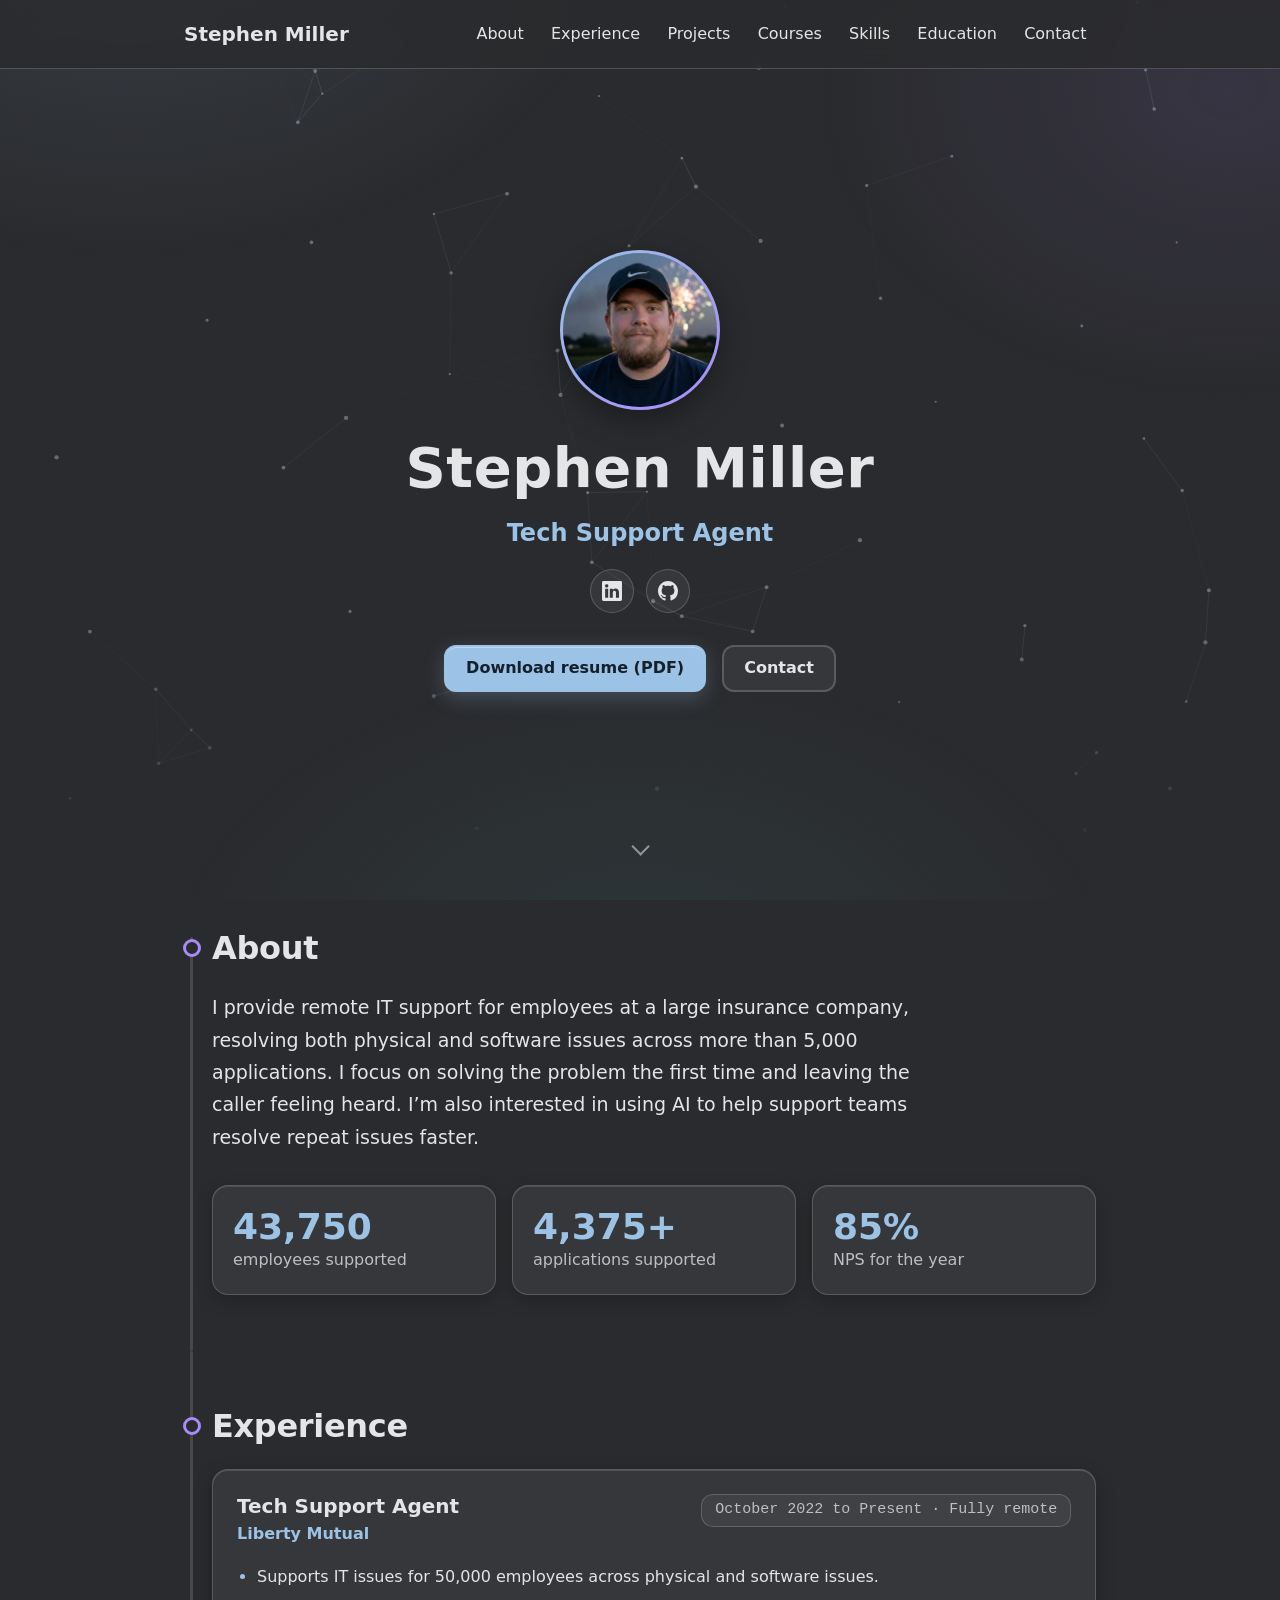
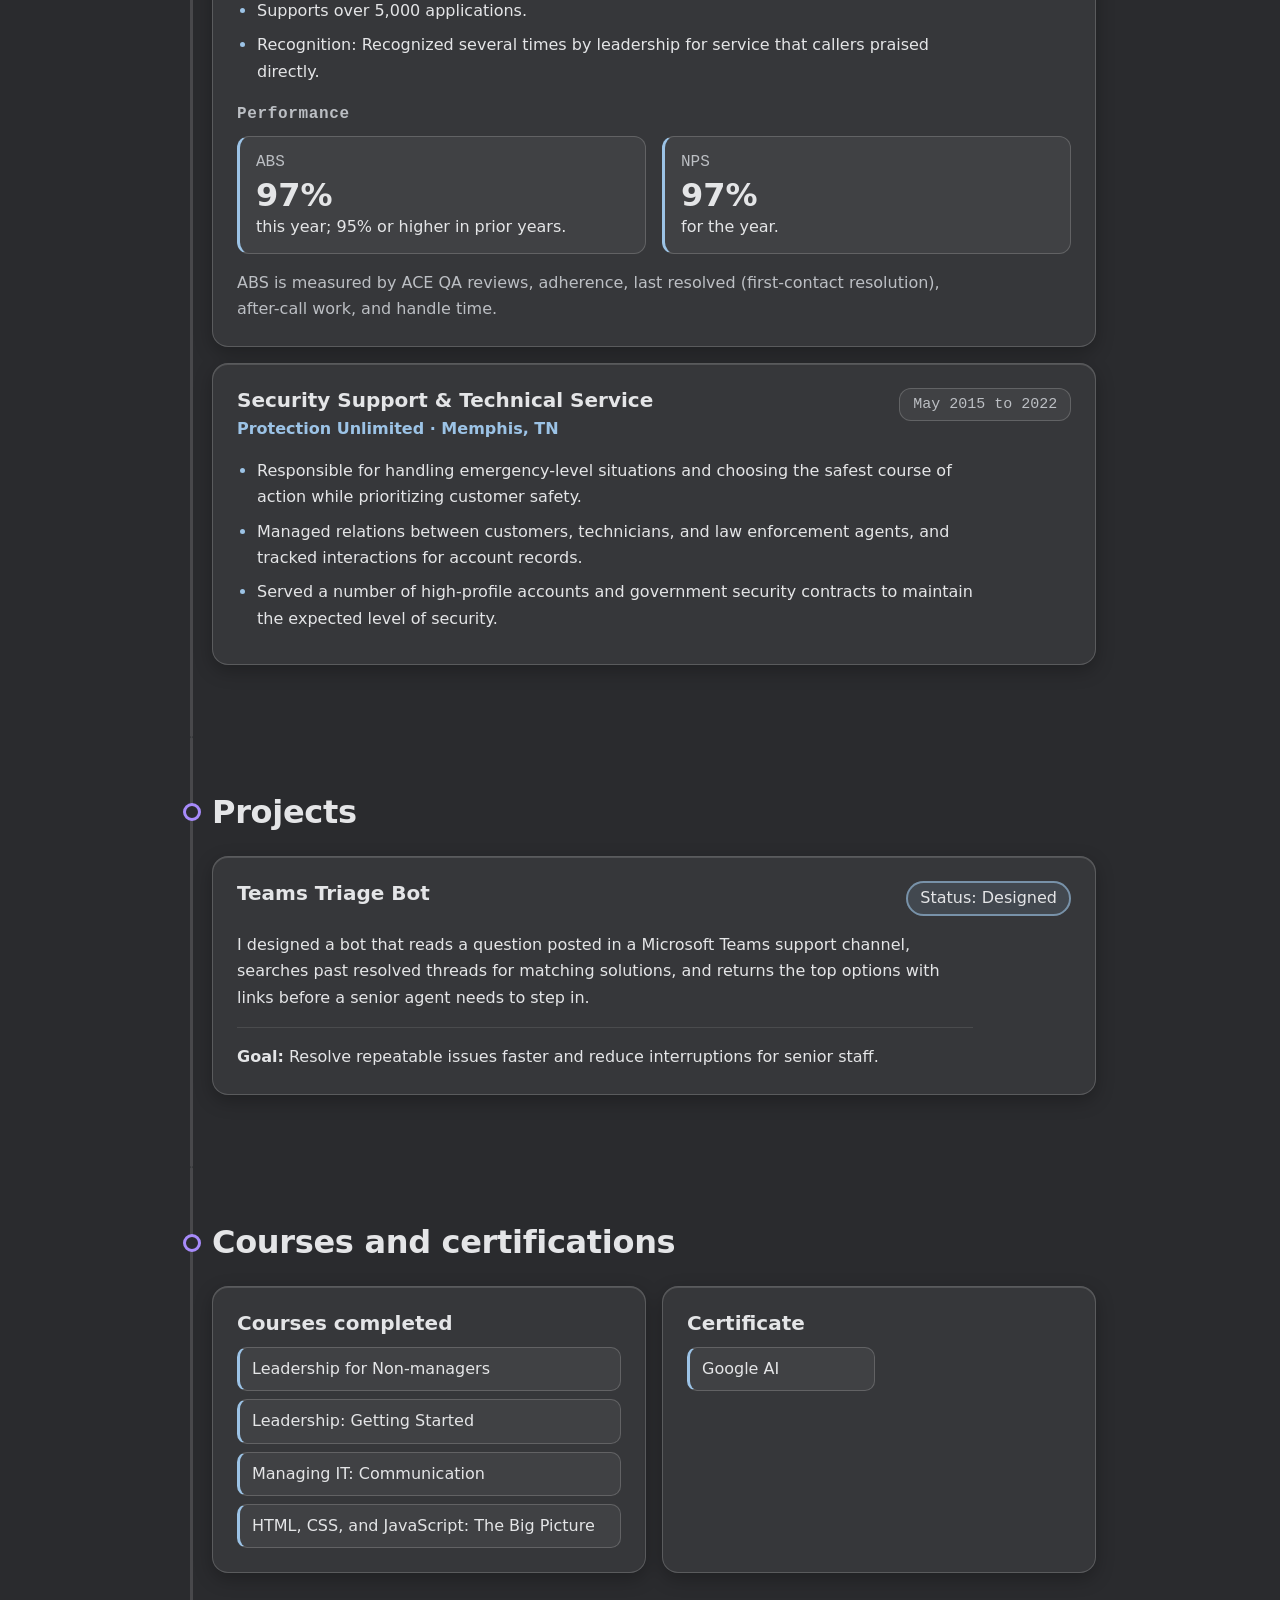
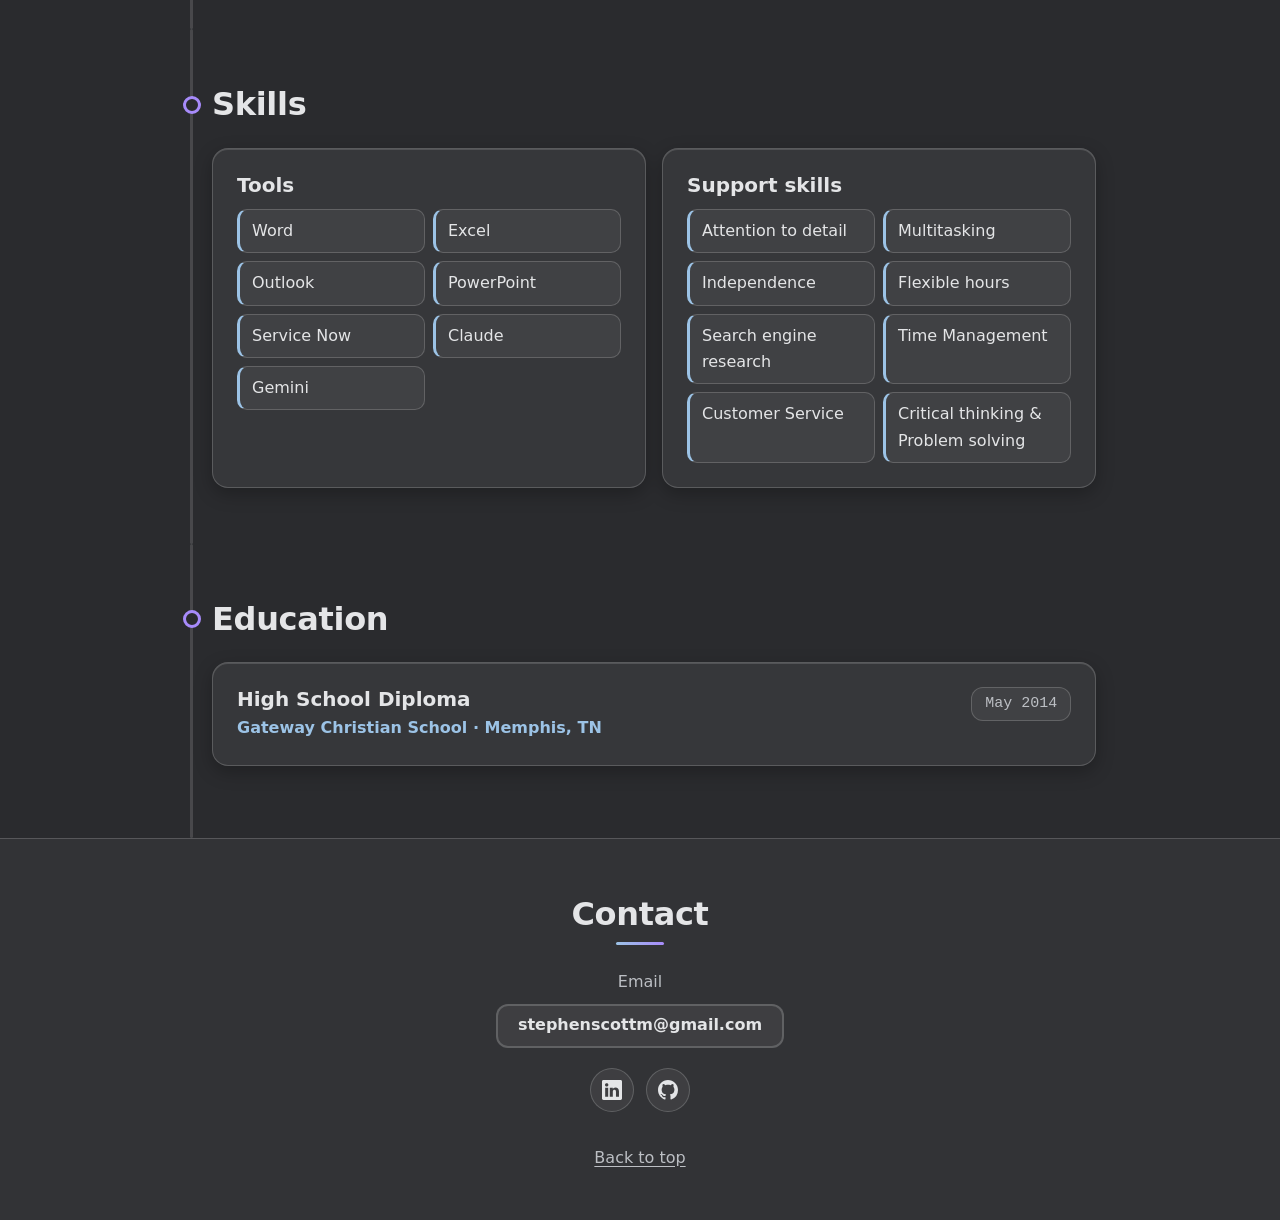
<file: index.html>
<!DOCTYPE html>
<html lang="en">
<head>
  <meta charset="utf-8">
  <meta name="viewport" content="width=device-width, initial-scale=1">
  <meta name="color-scheme" content="dark">
  <meta name="theme-color" content="#2a2b2e">
  <title>Stephen Miller | Tech Support</title>
  <meta name="description" content="Stephen Miller, Tech Support Agent. Remote IT support resume: experience, projects, courses, skills, and contact.">
  <link rel="icon" href="data:image/svg+xml,%3Csvg xmlns='http://www.w3.org/2000/svg' viewBox='0 0 64 64'%3E%3Crect width='64' height='64' rx='14' fill='%232a2b2e'/%3E%3Ctext x='32' y='43' text-anchor='middle' font-family='system-ui,Segoe UI,Arial,sans-serif' font-size='28' font-weight='700' fill='%239cc3e6'%3ESM%3C/text%3E%3C/svg%3E">
  <!-- Bump the ?v= number whenever a CSS or JS file changes, so browsers fetch the new copy -->
  <link rel="stylesheet" href="css/styles.css?v=8">
  <script src="js/menu.js?v=8" defer></script>
  <script src="js/scroll.js?v=8" defer></script>
  <script src="js/particles.js?v=8" defer></script>
</head>
<body>
  <a class="skip-link" href="#main">Skip to main content</a>

  <header class="site-header">
    <div class="wrap header-inner">
      <a class="brand" href="#top">Stephen Miller</a>
      <button class="menu-button" type="button" aria-expanded="false" aria-controls="nav-list">Menu</button>
      <nav aria-label="Primary">
        <ul id="nav-list" class="nav-list">
          <li><a href="#about">About</a></li>
          <li><a href="#experience">Experience</a></li>
          <li><a href="#projects">Projects</a></li>
          <li><a href="#courses">Courses</a></li>
          <li><a href="#skills">Skills</a></li>
          <li><a href="#education">Education</a></li>
          <li><a href="#contact">Contact</a></li>
        </ul>
      </nav>
    </div>
  </header>

  <main id="main">
    <section class="hero wrap" id="top" aria-labelledby="hero-title">
      <img class="avatar" src="assets/stephen-miller.webp" alt="Portrait of Stephen Miller" width="160" height="160" draggable="false">
      <h1 id="hero-title">Stephen Miller</h1>
      <p class="hero-title">Tech Support Agent</p>
      <!-- Hidden for now: <p class="location">Remote</p> -->
      <div class="social">
        <a class="icon-link" href="https://www.linkedin.com/in/stephen-miller-466669403/" target="_blank" rel="noopener noreferrer" aria-label="LinkedIn profile (opens in a new tab)">
          <svg viewBox="0 0 16 16" aria-hidden="true" focusable="false"><path d="M0 1.146C0 .513.526 0 1.175 0h13.65C15.474 0 16 .513 16 1.146v13.708c0 .633-.526 1.146-1.175 1.146H1.175C.526 16 0 15.487 0 14.854V1.146zm4.943 12.248V6.169H2.542v7.225h2.401zm-1.2-8.212c.837 0 1.358-.554 1.358-1.248-.015-.709-.52-1.248-1.342-1.248-.822 0-1.359.54-1.359 1.248 0 .694.521 1.248 1.327 1.248h.016zm4.908 8.212V9.359c0-.216.016-.432.08-.586.173-.431.568-.878 1.232-.878.869 0 1.216.662 1.216 1.634v3.865h2.401V9.25c0-2.22-1.184-3.252-2.764-3.252-1.274 0-1.845.7-2.165 1.193v.025h-.016a5.54 5.54 0 0 1 .016-.025V6.169h-2.4c.03.678 0 7.225 0 7.225h2.4z"/></svg>
        </a>
        <a class="icon-link" href="https://github.com/s-miller27" target="_blank" rel="noopener noreferrer" aria-label="GitHub profile (opens in a new tab)">
          <svg viewBox="0 0 16 16" aria-hidden="true" focusable="false"><path d="M8 0C3.58 0 0 3.58 0 8c0 3.54 2.29 6.53 5.47 7.59.4.07.55-.17.55-.38 0-.19-.01-.82-.01-1.49-2.01.37-2.53-.49-2.69-.94-.09-.23-.48-.94-.82-1.13-.28-.15-.68-.52-.01-.53.63-.01 1.08.58 1.23.82.72 1.21 1.87.87 2.33.66.07-.52.28-.87.51-1.07-1.78-.2-3.64-.89-3.64-3.95 0-.87.31-1.59.82-2.15-.08-.2-.36-1.02.08-2.12 0 0 .67-.21 2.2.82.64-.18 1.32-.27 2-.27.68 0 1.36.09 2 .27 1.53-1.04 2.2-.82 2.2-.82.44 1.1.16 1.92.08 2.12.51.56.82 1.27.82 2.15 0 3.07-1.87 3.75-3.65 3.95.29.25.54.73.54 1.48 0 1.07-.01 1.93-.01 2.2 0 .21.15.46.55.38A8.013 8.013 0 0 0 16 8c0-4.42-3.58-8-8-8z"/></svg>
        </a>
      </div>
      <div class="button-row">
        <a class="button button-primary" href="assets/Stephen-Miller-Resume.pdf">Download resume (PDF)</a>
        <a class="button button-secondary" href="#contact">Contact</a>
      </div>
    </section>

    <section class="wrap rail" id="about" aria-labelledby="about-h">
      <h2 id="about-h">About</h2>
      <p class="lead">I provide remote IT support for employees at a large insurance company, resolving both physical and software issues across more than 5,000 applications. I focus on solving the problem the first time and leaving the caller feeling heard. I’m also interested in using AI to help support teams resolve repeat issues faster.</p>
      <dl class="stats">
        <div class="stat">
          <dt>employees supported</dt>
          <dd data-count="50000">50,000</dd>
        </div>
        <div class="stat">
          <dt>applications supported</dt>
          <dd data-count="5000" data-suffix="+">5,000+</dd>
        </div>
        <div class="stat">
          <dt>NPS for the year</dt>
          <dd data-count="97" data-suffix="%">97%</dd>
        </div>
      </dl>
    </section>

    <section class="wrap rail" id="experience" aria-labelledby="experience-h">
      <h2 id="experience-h">Experience</h2>
      <div class="timeline">

      <article class="card">
        <div class="card-head">
          <div>
            <h3>Tech Support Agent</h3>
            <p class="org">Liberty Mutual</p>
          </div>
          <p class="when">October 2022 to Present · Fully remote</p>
        </div>
        <ul>
          <li>Supports IT issues for 50,000 employees across physical and software issues.</li>
          <li>Supports over 5,000 applications.</li>
          <li>Recognition: Recognized several times by leadership for service that callers praised directly.</li>
        </ul>
        <h4>Performance</h4>
        <dl class="metrics">
          <div class="metric">
            <dt>ABS</dt>
            <dd><span class="big">97%</span> this year; 95% or higher in prior years.</dd>
          </div>
          <div class="metric">
            <dt>NPS</dt>
            <dd><span class="big">97%</span> for the year. </dd>
          </div>
        </dl>
        <p class="note">ABS is measured by ACE QA reviews, adherence, last resolved (first-contact resolution), after-call work, and handle time.</p>
      </article>

      <article class="card">
        <div class="card-head">
          <div>
            <h3>Security Support &amp; Technical Service</h3>
            <p class="org">Protection Unlimited · Memphis, TN</p>
          </div>
          <p class="when">May 2015 to 2022</p>
        </div>
        <ul>
          <li>Responsible for handling emergency-level situations and choosing the safest course of action while prioritizing customer safety.</li>
          <li>Managed relations between customers, technicians, and law enforcement agents, and tracked interactions for account records.</li>
          <li>Served a number of high-profile accounts and government security contracts to maintain the expected level of security.</li>
        </ul>
      </article>
      </div>
    </section>

    <section class="wrap rail" id="projects" aria-labelledby="projects-h">
      <h2 id="projects-h">Projects</h2>
      <article class="card">
        <div class="card-head">
          <h3>Teams Triage Bot</h3>
          <p class="status">Status: Designed</p>
        </div>
        <p>I designed a bot that reads a question posted in a Microsoft Teams support channel, searches past resolved threads for matching solutions, and returns the top options with links before a senior agent needs to step in.</p>
        <p class="goal"><strong>Goal:</strong> Resolve repeatable issues faster and reduce interruptions for senior staff.</p>
      </article>
    </section>

    <section class="wrap rail" id="courses" aria-labelledby="courses-h">
      <h2 id="courses-h">Courses and certifications</h2>
      <div class="skills-grid">
        <div class="card">
          <h3>Courses completed</h3>
          <ul class="tile-list wide">
            <li>Leadership for Non-managers</li>
            <li>Leadership: Getting Started</li>
            <li>Managing IT: Communication</li>
            <li>HTML, CSS, and JavaScript: The Big Picture</li>
          </ul>
        </div>
        <div class="card">
          <h3>Certificate</h3>
          <ul class="tile-list">
            <li>Google AI</li>
          </ul>
        </div>
      </div>
    </section>

    <section class="wrap rail" id="skills" aria-labelledby="skills-h">
      <h2 id="skills-h">Skills</h2>
      <div class="skills-grid">
        <div class="card">
          <h3>Tools</h3>
          <ul class="tile-list">
            <li>Word</li><li>Excel</li><li>Outlook</li><li>PowerPoint</li><li>Service Now</li><li>Claude</li><li>Gemini</li>
          </ul>
        </div>
        <div class="card">
          <h3>Support skills</h3>
          <ul class="tile-list">
            <li>Attention to detail</li><li>Multitasking</li><li>Independence</li><li>Flexible hours</li><li>Search engine research</li><li>Time Management</li><li>Customer Service</li><li>Critical thinking &amp; Problem solving</li>
          </ul>
        </div>
        <!-- AI card is hidden until its text is written. To show it, replace
             [PLACEHOLDER] with the real text and delete this comment's first and last lines.
        <div class="card">
          <h3>AI</h3>
          <p>[PLACEHOLDER]</p>
        </div>
        -->
      </div>
    </section>

    <section class="wrap rail" id="education" aria-labelledby="education-h">
      <h2 id="education-h">Education</h2>
      <article class="card">
        <div class="card-head">
          <div>
            <h3>High School Diploma</h3>
            <p class="org">Gateway Christian School · Memphis, TN</p>
          </div>
          <p class="when">May 2014</p>
        </div>
      </article>
    </section>
  </main>

  <footer class="site-footer" id="contact">
    <div class="wrap">
      <h2>Contact</h2>
      <p class="contact-label">Email</p>
      <p><a class="button button-secondary" href="mailto:stephenscottm@gmail.com">stephenscottm@gmail.com</a></p>
      <div class="social">
        <a class="icon-link" href="https://www.linkedin.com/in/stephen-miller-466669403/" target="_blank" rel="noopener noreferrer" aria-label="LinkedIn profile (opens in a new tab)">
          <svg viewBox="0 0 16 16" aria-hidden="true" focusable="false"><path d="M0 1.146C0 .513.526 0 1.175 0h13.65C15.474 0 16 .513 16 1.146v13.708c0 .633-.526 1.146-1.175 1.146H1.175C.526 16 0 15.487 0 14.854V1.146zm4.943 12.248V6.169H2.542v7.225h2.401zm-1.2-8.212c.837 0 1.358-.554 1.358-1.248-.015-.709-.52-1.248-1.342-1.248-.822 0-1.359.54-1.359 1.248 0 .694.521 1.248 1.327 1.248h.016zm4.908 8.212V9.359c0-.216.016-.432.08-.586.173-.431.568-.878 1.232-.878.869 0 1.216.662 1.216 1.634v3.865h2.401V9.25c0-2.22-1.184-3.252-2.764-3.252-1.274 0-1.845.7-2.165 1.193v.025h-.016a5.54 5.54 0 0 1 .016-.025V6.169h-2.4c.03.678 0 7.225 0 7.225h2.4z"/></svg>
        </a>
        <a class="icon-link" href="https://github.com/s-miller27" target="_blank" rel="noopener noreferrer" aria-label="GitHub profile (opens in a new tab)">
          <svg viewBox="0 0 16 16" aria-hidden="true" focusable="false"><path d="M8 0C3.58 0 0 3.58 0 8c0 3.54 2.29 6.53 5.47 7.59.4.07.55-.17.55-.38 0-.19-.01-.82-.01-1.49-2.01.37-2.53-.49-2.69-.94-.09-.23-.48-.94-.82-1.13-.28-.15-.68-.52-.01-.53.63-.01 1.08.58 1.23.82.72 1.21 1.87.87 2.33.66.07-.52.28-.87.51-1.07-1.78-.2-3.64-.89-3.64-3.95 0-.87.31-1.59.82-2.15-.08-.2-.36-1.02.08-2.12 0 0 .67-.21 2.2.82.64-.18 1.32-.27 2-.27.68 0 1.36.09 2 .27 1.53-1.04 2.2-.82 2.2-.82.44 1.1.16 1.92.08 2.12.51.56.82 1.27.82 2.15 0 3.07-1.87 3.75-3.65 3.95.29.25.54.73.54 1.48 0 1.07-.01 1.93-.01 2.2 0 .21.15.46.55.38A8.013 8.013 0 0 0 16 8c0-4.42-3.58-8-8-8z"/></svg>
        </a>
      </div>
      <p class="to-top"><a href="#top">Back to top</a></p>
    </div>
  </footer>
</body>
</html>
</file>
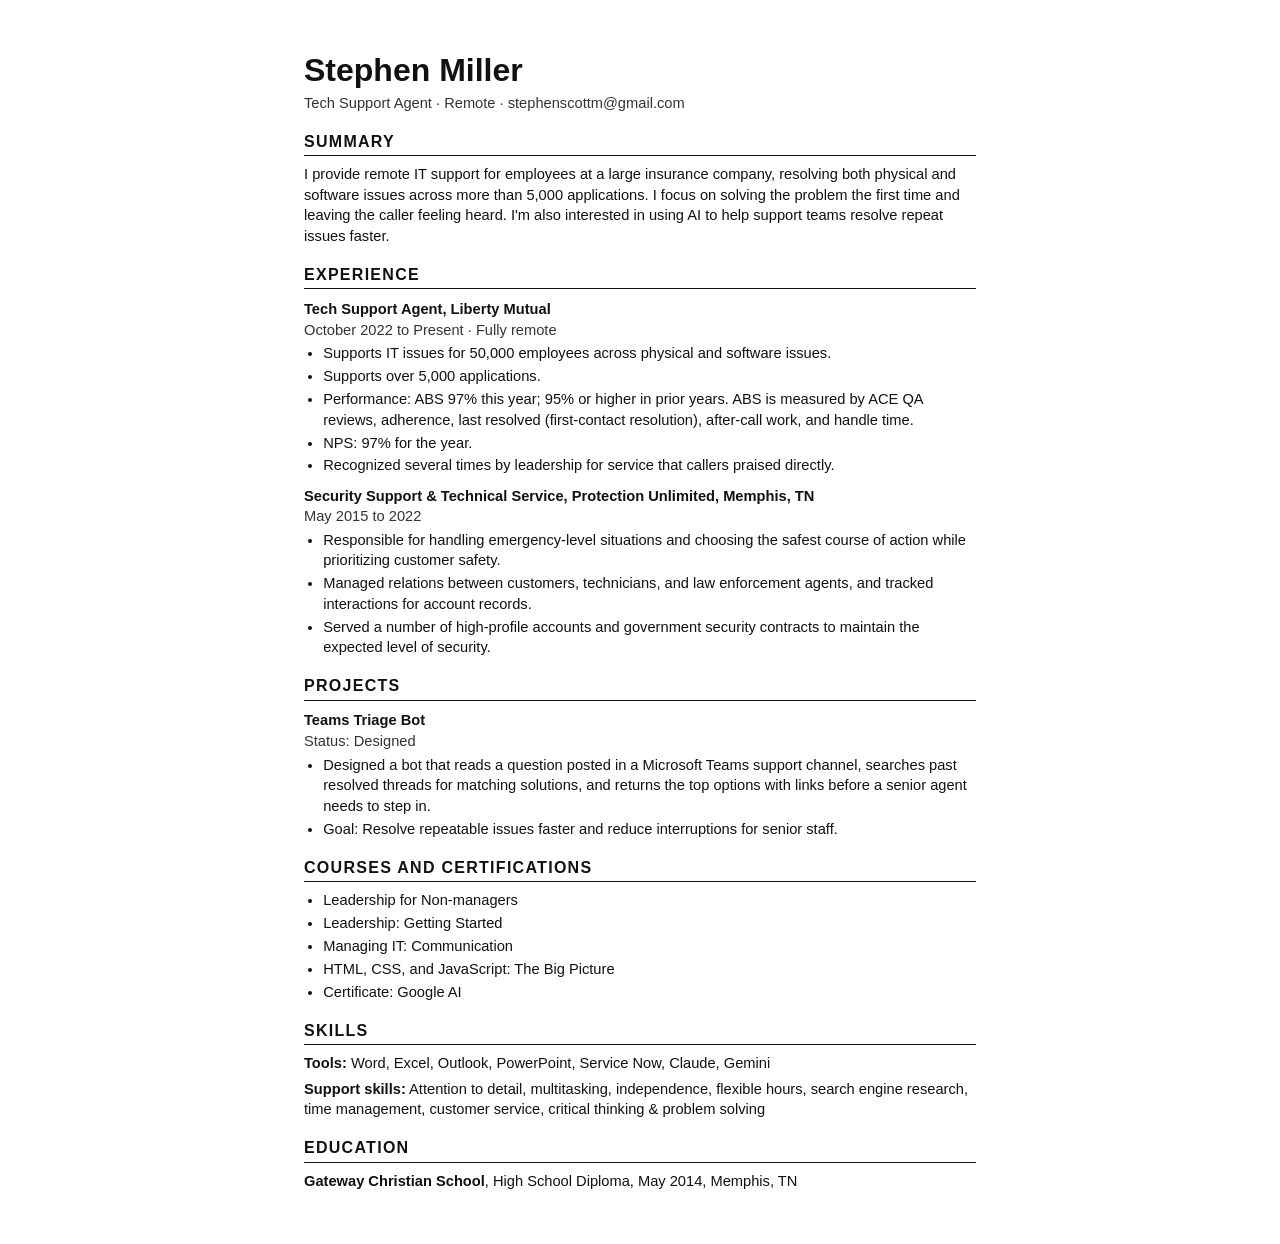
<file: resume-print/resume.html>
<!DOCTYPE html>
<html lang="en">
<head>
  <meta charset="utf-8">
  <meta name="viewport" content="width=device-width, initial-scale=1">
  <title>Stephen Miller - Resume</title>
  <style>
    @page { size: letter; margin: 0.6in; }
    * { box-sizing: border-box; }
    body { margin: 0; color: #111; background: #fff; font-family: Calibri, "Segoe UI", Arial, sans-serif; font-size: 11pt; line-height: 1.4; }
    .page { max-width: 7.5in; margin: 0 auto; padding: 0.5in 0.25in; }
    h1 { font-size: 24pt; margin: 0; }
    .sub { margin: 0 0 .5rem; color: #333; }
    h2 { font-size: 12pt; letter-spacing: .08em; text-transform: uppercase; border-bottom: 1.5px solid #111; padding-bottom: 2px; margin: 1.1rem 0 .5rem; }
    h3 { font-size: 11pt; margin: .6rem 0 0; }
    .meta { margin: 0 0 .2rem; color: #333; }
    ul { margin: .2rem 0 .3rem; padding-left: 1.2rem; }
    li { margin-bottom: .15rem; }
    p { margin: 0 0 .3rem; }
    h2, h3 { break-after: avoid; }
    li, p { break-inside: avoid; }
  </style>
</head>
<body>
  <div class="page">
    <h1>Stephen Miller</h1>
    <p class="sub">Tech Support Agent · Remote · stephenscottm@gmail.com</p>

    <h2>Summary</h2>
    <p>I provide remote IT support for employees at a large insurance company, resolving both physical and software issues across more than 5,000 applications. I focus on solving the problem the first time and leaving the caller feeling heard. I'm also interested in using AI to help support teams resolve repeat issues faster.</p>

    <h2>Experience</h2>
    <h3>Tech Support Agent, Liberty Mutual</h3>
    <p class="meta">October 2022 to Present · Fully remote</p>
    <ul>
      <li>Supports IT issues for 50,000 employees across physical and software issues.</li>
      <li>Supports over 5,000 applications.</li>
      <li>Performance: ABS 97% this year; 95% or higher in prior years. ABS is measured by ACE QA reviews, adherence, last resolved (first-contact resolution), after-call work, and handle time.</li>
      <li>NPS: 97% for the year.</li>
      <li>Recognized several times by leadership for service that callers praised directly.</li>
    </ul>

    <h3>Security Support &amp; Technical Service, Protection Unlimited, Memphis, TN</h3>
    <p class="meta">May 2015 to 2022</p>
    <ul>
      <li>Responsible for handling emergency-level situations and choosing the safest course of action while prioritizing customer safety.</li>
      <li>Managed relations between customers, technicians, and law enforcement agents, and tracked interactions for account records.</li>
      <li>Served a number of high-profile accounts and government security contracts to maintain the expected level of security.</li>
    </ul>

    <h2>Projects</h2>
    <h3>Teams Triage Bot</h3>
    <p class="meta">Status: Designed</p>
    <ul>
      <li>Designed a bot that reads a question posted in a Microsoft Teams support channel, searches past resolved threads for matching solutions, and returns the top options with links before a senior agent needs to step in.</li>
      <li>Goal: Resolve repeatable issues faster and reduce interruptions for senior staff.</li>
    </ul>

    <h2>Courses and certifications</h2>
    <ul>
      <li>Leadership for Non-managers</li>
      <li>Leadership: Getting Started</li>
      <li>Managing IT: Communication</li>
      <li>HTML, CSS, and JavaScript: The Big Picture</li>
      <li>Certificate: Google AI</li>
    </ul>

    <h2>Skills</h2>
    <p><strong>Tools:</strong> Word, Excel, Outlook, PowerPoint, Service Now, Claude, Gemini</p>
    <p><strong>Support skills:</strong> Attention to detail, multitasking, independence, flexible hours, search engine research, time management, customer service, critical thinking &amp; problem solving</p>
    

    <h2>Education</h2>
    <p><strong>Gateway Christian School</strong>, High School Diploma, May 2014, Memphis, TN</p>
  </div>
</body>
</html>
</file>
<file: css/styles.css>
:root {
  --bg: #2a2b2e;
  --surface: #36383c;
  --border: #7d8087;
  --text: #e4e5e7;
  --muted: #bcbfc4;
  --accent: #9cc3e6;
  --on-accent: #14202c;
  --focus: #f2c46d;
  --max: 960px;
}
/* Dark theme disabled for testing. To restore, remove the comment markers.
@media (prefers-color-scheme: dark) {
  :root {
    --bg: #1f1b2b;
    --surface: #29243a;
    --border: #7a7094;
    --text: #d9d3e6;
    --muted: #a69db8;
    --accent: #e0a96d;
    --on-accent: #2a1c0a;
    --focus: #8ec5ff;
  }
}
*/

* { box-sizing: border-box; }
html { scroll-behavior: smooth; -webkit-text-size-adjust: 100%; }
body {
  margin: 0;
  background: var(--bg);
  color: var(--text);
  font-family: system-ui, -apple-system, "Segoe UI", Roboto, "Helvetica Neue", Arial, sans-serif;
  font-size: 1rem;
  line-height: 1.6;
  overflow-wrap: break-word;
}
.wrap { max-width: var(--max); margin: 0 auto; padding: 2.5rem 1rem; }

h1, h2, h3, h4 { line-height: 1.2; margin: 0 0 .75rem; }
h1 { font-size: 2.5rem; }
h2 { font-size: 1.75rem; }
h3 { font-size: 1.25rem; }
h4 { font-size: 1rem; margin-top: 1rem; }
p { margin: 0 0 1rem; }
a { color: var(--accent); text-underline-offset: 3px; }

:focus-visible { outline: 3px solid var(--focus); outline-offset: 3px; }
section[id], footer[id] { scroll-margin-top: 1rem; }

.skip-link {
  position: absolute; left: 1rem; top: -4rem;
  background: var(--accent); color: var(--on-accent);
  padding: .75rem 1rem; min-height: 44px; z-index: 10; border-radius: 6px;
}
.skip-link:focus { top: 1rem; }

/* Header and nav */
.site-header { border-bottom: 1px solid var(--border); background: var(--bg); }
.header-inner {
  display: flex; flex-wrap: wrap; align-items: center;
  justify-content: space-between; gap: .5rem 1rem; padding-top: .75rem; padding-bottom: .75rem;
}
.brand { color: var(--text); font-weight: 700; font-size: 1.25rem; text-decoration: none;
  min-height: 44px; display: inline-flex; align-items: center; }
.menu-button {
  display: none; min-height: 44px; min-width: 44px; padding: 0 1rem;
  font: inherit; color: var(--text); background: var(--surface);
  border: 2px solid var(--border); border-radius: 6px; cursor: pointer;
}
.nav-list { list-style: none; margin: 0; padding: 0; display: flex; flex-direction: column; gap: .5rem; width: 100%; }
.nav-list a {
  display: flex; align-items: center; min-height: 44px; min-width: 44px;
  padding: 0 .75rem; color: var(--text); text-decoration: none; border-radius: 6px;
}
.nav-list a:hover { background: var(--surface); text-decoration: underline; }
nav { flex-basis: 100%; }

/* JS present: collapsible menu on small screens */
.js .menu-button { display: inline-block; }
.js nav { flex-basis: 100%; }
.js .nav-list { display: none; }
.js .nav-list.open { display: flex; }

/* Hero */
.hero { padding-top: 3.5rem; padding-bottom: 3rem; }
.eyebrow {
  font-family: ui-monospace, SFMono-Regular, Menlo, Consolas, monospace;
  color: var(--accent); font-size: 1rem; margin: 0 0 .5rem;
}
.hero-title { font-size: 1.375rem; color: var(--muted); font-weight: 600; margin-bottom: .5rem; }
.location { color: var(--muted); }
.button-row { display: flex; flex-wrap: wrap; gap: 1rem; margin-top: 1.5rem; }
.button {
  display: inline-flex; align-items: center; justify-content: center;
  min-height: 44px; min-width: 44px; padding: .5rem 1.25rem;
  border-radius: 6px; font-weight: 600; text-decoration: none; border: 2px solid var(--accent);
}
.button-primary { background: var(--accent); color: var(--on-accent); }
.button-secondary { background: transparent; color: var(--accent); }
.button:hover { text-decoration: underline; }

/* Content */
section.wrap { border-top: 1px solid var(--border); }
.hero { border-top: 0 !important; }
.card {
  background: var(--surface); border: 1px solid var(--border);
  border-radius: 8px; padding: 1.25rem; margin-bottom: 1rem;
}
.card ul { margin: 0 0 .5rem; padding-left: 1.25rem; }
.card li { margin-bottom: .5rem; }
.meta { color: var(--muted); margin-bottom: .75rem; }
.note { color: var(--muted); margin: 1rem 0 0; }
.status { border: 2px solid var(--accent); border-radius: 999px; padding: .15rem .75rem; display: inline-block; color: var(--text); }

.metrics { margin: 0; display: grid; gap: 1rem; grid-template-columns: 1fr; }
.metric { border-left: 3px solid var(--accent); padding-left: 1rem; }
.metric dt { font-family: ui-monospace, SFMono-Regular, Menlo, Consolas, monospace; color: var(--muted); }
.metric dd { margin: 0; }
.big { display: block; font-size: 2rem; font-weight: 700; line-height: 1.2; }

.plain-list { margin: 0 0 1.5rem; padding-left: 1.25rem; }
.plain-list li { margin-bottom: .5rem; }

.skills-grid { display: grid; gap: 1rem; grid-template-columns: 1fr; }
.skills-grid .card { margin: 0; }
.chips { list-style: none; padding: 0 !important; display: flex; flex-wrap: wrap; gap: .5rem; }
.chips li { margin: 0 !important; padding: .25rem .75rem; border: 1px solid var(--border); border-radius: 999px; background: var(--bg); }

.site-footer { border-top: 1px solid var(--border); background: var(--surface); }
.site-footer a { word-break: break-word; display: inline-block; min-height: 44px; line-height: 44px; }

@media (min-width: 768px) {
  .wrap { padding-left: 1.5rem; padding-right: 1.5rem; }
  h1 { font-size: 3.5rem; }
  h2 { font-size: 2rem; }
  .metrics { grid-template-columns: 1fr 1fr; }
  .skills-grid { grid-template-columns: 1fr 1fr; }
  .skills-grid .card:last-child { grid-column: 1 / -1; }

  /* Desktop nav: always visible, horizontal */
  .menu-button, .js .menu-button { display: none; }
  nav { flex-basis: auto; }
  .nav-list, .js .nav-list { display: flex; flex-direction: row; flex-wrap: wrap; width: auto; gap: .5rem; }
}

/* ===== Glass layer: translucent panels over soft color glows ===== */
:root {
  --glass: rgba(255, 255, 255, 0.06);
  --glass-strong: rgba(255, 255, 255, 0.09);
  --glass-border: rgba(255, 255, 255, 0.18);
}
html { scroll-padding-top: 8rem; }

/* Soft glows behind everything. Decorative only; kept dim so text contrast holds. */
body::before {
  content: "";
  position: fixed; inset: 0; z-index: -1; pointer-events: none;
  background:
    radial-gradient(48rem 32rem at 10% -8%, rgba(156, 195, 230, 0.12), transparent 65%),
    radial-gradient(40rem 30rem at 96% 10%, rgba(167, 139, 250, 0.10), transparent 65%),
    radial-gradient(46rem 30rem at 50% 108%, rgba(94, 200, 190, 0.08), transparent 65%);
}

.site-header {
  position: sticky; top: 0; z-index: 5;
  max-height: 100vh; overflow-y: auto;
  background: rgba(42, 43, 46, 0.82);
  -webkit-backdrop-filter: blur(10px);
  backdrop-filter: blur(10px);
  border-bottom: 1px solid var(--glass-border);
}

/* Performance: only the header blurs what is behind it. Blurring every card
   made scrolling slow and soft on large, high-refresh screens. */
.card {
  background: var(--glass);
  border: 1px solid var(--glass-border);
  border-radius: 16px;
  padding: 1.5rem;
  box-shadow: 0 6px 18px rgba(0, 0, 0, 0.25), inset 0 1px 0 rgba(255, 255, 255, 0.14);
  transition: transform 0.1s ease-out, border-color 0.1s ease-out;
}
.card:hover { transform: translateY(-2px); border-color: rgba(156, 195, 230, 0.55); }

.menu-button { background: var(--glass-strong); border-color: var(--glass-border); border-radius: 10px; }
.nav-list a { border-radius: 10px; }
.nav-list a:hover { background: var(--glass-strong); }

.hero { padding-top: 4.5rem; padding-bottom: 4rem; }
section.wrap { border-top: 1px solid rgba(255, 255, 255, 0.08); }

.button { border-radius: 12px; }
.button-primary { box-shadow: 0 6px 20px rgba(156, 195, 230, 0.25), inset 0 1px 0 rgba(255, 255, 255, 0.35); }
.button-secondary { background: var(--glass); border-color: var(--glass-border); color: var(--text); }

.metric {
  background: rgba(255, 255, 255, 0.05);
  border: 1px solid var(--glass-border);
  border-left: 3px solid var(--accent);
  border-radius: 12px;
  padding: 0.75rem 1rem;
}
.chips li { background: var(--glass-strong); border-color: var(--glass-border); }
.status { background: rgba(156, 195, 230, 0.12); border-color: rgba(156, 195, 230, 0.6); }

.site-footer {
  background: rgba(255, 255, 255, 0.04);
  border-top: 1px solid var(--glass-border);
}

/* Fallbacks: no blur support, or the user asked for less transparency */
@supports not ((backdrop-filter: blur(1px)) or (-webkit-backdrop-filter: blur(1px))) {
  .card, .site-header, .site-footer { background: var(--surface); }
}
@media (prefers-reduced-transparency: reduce) {
  .card, .site-header, .site-footer { background: var(--surface); -webkit-backdrop-filter: none; backdrop-filter: none; }
}

/* ===== Scrollytelling ===== */

/* Reading progress */
.scroll-progress {
  position: fixed; top: 0; left: 0; right: 0; height: 4px; z-index: 20;
  background: linear-gradient(90deg, var(--accent), #a78bfa);
  transform-origin: 0 50%; transform: scaleX(0); pointer-events: none;
}

/* Reveal on scroll. Only hidden when JS is running, so content is never lost.
   The script removes these classes once the fade is done. */
.js .reveal { opacity: 0; transform: translateY(24px); transition: opacity 0.6s ease, transform 0.6s ease; }
.js .reveal.in-view { opacity: 1; transform: none; }

/* Section rail: one line down the left of every section that fills in purple
   as you read. Headings and Experience cards sit on it as dots. */
main > section.rail {
  --pad: 1rem; --indent: 1.75rem; --rail: #a78bfa;
  position: relative; border-top: 0;
  padding-left: calc(var(--pad) + var(--indent));
}
.rail::before, .rail-fill {
  content: ""; position: absolute; top: 0; bottom: 0; left: calc(var(--pad) + 0.4rem);
  width: 3px; border-radius: 3px;
}
.rail::before { background: rgba(255, 255, 255, 0.14); }
.rail-fill { background: var(--rail); transform-origin: top; transform: scaleY(0); }
/* The rail starts at the first heading rather than at the hero's edge */
#about::before, #about > .rail-fill { top: 4rem; }

/* Dots sit above the line. Track center is 0.4rem + 1.5px from the content edge. */
.rail h2, .rail .card { position: relative; z-index: 1; }
.rail h2::before {
  content: ""; position: absolute; box-sizing: border-box;
  width: 18px; height: 18px; border-radius: 50%;
  left: calc(-1 * var(--indent) + 0.4rem + 1.5px - 9px); top: calc(0.6em - 9px);
  background: var(--bg); border: 3px solid var(--rail);
  transition: background-color 0.25s ease, box-shadow 0.25s ease;
}
/* The script marks a heading once the purple line has reached its bubble */
.rail h2.reached::before { background: var(--rail); box-shadow: 0 0 0 4px rgba(167, 139, 250, 0.22); }
@media (min-width: 768px) {
  main > section.rail { --pad: 1.5rem; }
}

/* Current section in the nav: underline as well as color */
.nav-list a[aria-current="true"] { color: var(--accent); text-decoration: underline; text-decoration-thickness: 2px; text-underline-offset: 6px; }

/* ===== Landing hero: centered, fills the first screen, constellation behind ===== */
.hero {
  min-height: calc(100vh - 6rem);
  min-height: calc(100svh - 6rem);
  display: flex; flex-direction: column; justify-content: center; align-items: center;
  text-align: center;
}
.hero .button-row { justify-content: center; }
.avatar {
  width: clamp(120px, 34vw, 160px); height: auto; aspect-ratio: 1; border-radius: 50%; object-fit: cover;
  margin-bottom: 1.5rem;
  border: 2px solid var(--glass-border);
  box-shadow: 0 10px 30px rgba(0, 0, 0, 0.35);
}
.hero h1 { font-weight: 600; letter-spacing: 0.01em; }
/* The script fades the dots out toward the bottom, so no CSS mask is needed */
.hero-particles { position: absolute; top: 0; left: 0; width: 100%; z-index: -1; pointer-events: none; }

/* ===== Polish pass: rhythm, headings, stat tiles, card headers, footer ===== */
html { scroll-padding-top: 6rem; }
body { line-height: 1.65; }
::selection { background: rgba(156, 195, 230, 0.35); }

main > section.wrap { padding-top: 3.5rem; padding-bottom: 3.5rem; }
main p, main li { max-width: 46rem; }

/* Headings: main sections are marked by their dot on the rail; Contact keeps a short accent bar */
main h2 { margin-bottom: 1.5rem; letter-spacing: -0.01em; }
.site-footer h2 { position: relative; padding-bottom: 0.75rem; margin-bottom: 1.5rem; letter-spacing: -0.01em; }
.site-footer h2::after {
  content: ""; position: absolute; left: 0; bottom: 0; width: 3rem; height: 3px; border-radius: 3px;
  background: linear-gradient(90deg, var(--accent), #a78bfa);
}

/* Header: one row on wide screens */
@media (min-width: 768px) {
  .nav-list a { padding: 0 0.6rem; }
  .brand { margin-right: auto; }
  nav, .js nav { flex-basis: auto; }
}

/* Hero details */
.hero { position: relative; }
.avatar {
  padding: 3px; border: 0;
  background: linear-gradient(135deg, var(--accent), #a78bfa);
}
.hero-title { color: var(--accent); font-size: 1.5rem; margin-bottom: 1rem; }
.location {
  display: inline-flex; align-items: center; gap: 0.5rem; margin: 0;
  padding: 0.25rem 0.9rem; border-radius: 999px;
  background: var(--glass); border: 1px solid var(--glass-border); color: var(--text);
}
.location::before { content: ""; width: 0.5rem; height: 0.5rem; border-radius: 50%; background: var(--accent); }
.hero .button-row { margin-top: 2rem; }
/* Decorative "more below" chevron */
.hero::after {
  content: ""; position: absolute; left: 50%; bottom: 1.25rem; width: 0.7rem; height: 0.7rem;
  margin-left: -0.35rem;
  border-right: 2px solid var(--muted); border-bottom: 2px solid var(--muted);
  transform: rotate(45deg); opacity: 0.7;
  animation: nudge 2.2s ease-in-out infinite;
}
@keyframes nudge {
  0%, 100% { transform: translateY(0) rotate(45deg); }
  50% { transform: translateY(6px) rotate(45deg); }
}

/* About: lead paragraph and at-a-glance numbers */
.lead { font-size: 1.1875rem; line-height: 1.7; }
.stats { margin: 2rem 0 0; display: grid; gap: 1rem; grid-template-columns: 1fr 1fr; }
.stat:nth-child(3) { grid-column: 1 / -1; }
@media (min-width: 600px) {
  .stats { grid-template-columns: repeat(3, 1fr); }
  .stat:nth-child(3) { grid-column: auto; }
}
.stat {
  display: flex; flex-direction: column-reverse; justify-content: flex-end;
  padding: 1.25rem; border-radius: 16px;
  background: var(--glass); border: 1px solid var(--glass-border);
  box-shadow: 0 6px 18px rgba(0, 0, 0, 0.2), inset 0 1px 0 rgba(255, 255, 255, 0.12);
}
.stat dd {
  margin: 0; font-size: clamp(1.6rem, 7vw, 2.25rem); white-space: nowrap;
  font-weight: 700; line-height: 1.15; color: var(--accent);
  font-variant-numeric: tabular-nums;
}
.stat dt { color: var(--muted); }

/* Card header: title and place on the left, dates on the right */
.card-head {
  display: flex; flex-wrap: wrap; justify-content: space-between; align-items: flex-start;
  gap: 0.5rem 1.5rem; margin-bottom: 1rem;
}
.card-head h3 { margin: 0 0 0.2rem; }
.card-head:last-child { margin-bottom: 0; }
.org { color: var(--accent); font-weight: 600; margin: 0; }
.when {
  margin: 0; padding: 0.2rem 0.8rem; border-radius: 12px; color: var(--muted);
  background: rgba(255, 255, 255, 0.05); border: 1px solid var(--glass-border);
  font-family: ui-monospace, SFMono-Regular, Menlo, Consolas, monospace; font-size: 0.9375rem;
}
p.status { margin: 0; }
.goal { margin-bottom: 0; padding-top: 1rem; border-top: 1px solid rgba(255, 255, 255, 0.1); }
.card li::marker { color: var(--accent); }
.card h4 {
  font-family: ui-monospace, SFMono-Regular, Menlo, Consolas, monospace;
  font-weight: 600; color: var(--muted); letter-spacing: 0.04em; margin: 1.25rem 0 0.75rem;
}

/* Tile list (Courses, Certificate, Skills): each item is a small tile with an
   accent edge, echoing the ABS and NPS tiles. Columns fit themselves to the card. */
.tile-list {
  list-style: none; margin: 0 !important; padding: 0 !important;
  display: grid; gap: 0.5rem; grid-template-columns: repeat(auto-fill, minmax(11rem, 1fr));
}
/* Longer names (course titles) get wider tiles so they stay on one line */
.tile-list.wide { grid-template-columns: repeat(auto-fill, minmax(min(100%, 17rem), 1fr)); }
.tile-list li {
  margin: 0 !important; padding: 0.5rem 0.75rem; border-radius: 10px;
  background: rgba(255, 255, 255, 0.05);
  border: 1px solid var(--glass-border); border-left: 3px solid var(--accent);
}

/* The third card in a grid spans both columns; two-card grids stay side by side */
@media (min-width: 768px) {
  .skills-grid .card:last-child { grid-column: auto; }
  .skills-grid .card:nth-child(3):last-child { grid-column: 1 / -1; }
}

/* Footer: centered contact block */
.site-footer { text-align: center; }
.site-footer .wrap { padding-top: 3.5rem; padding-bottom: 2.5rem; }
.site-footer h2::after { left: 50%; margin-left: -1.5rem; }
.contact-label { color: var(--muted); margin-bottom: 0.5rem; }
.site-footer a.button { display: inline-flex; line-height: 1.3; }
.to-top { margin: 1.5rem 0 0; }
.to-top a { color: var(--muted); }

/* Photo: not draggable, no image menu on right-click or long-press. The file
   itself is only 320px, so there is no extra detail to zoom into. */
.avatar {
  pointer-events: none; -webkit-user-drag: none;
  -webkit-user-select: none; user-select: none; -webkit-touch-callout: none;
}

/* Round icon links (LinkedIn, GitHub) in the hero and the footer */
.social { display: flex; justify-content: center; gap: 0.75rem; }
.site-footer .social { margin-top: 1.25rem; }
.icon-link, .site-footer a.icon-link {
  display: inline-flex; align-items: center; justify-content: center;
  width: 44px; height: 44px; min-height: 0; line-height: 1; border-radius: 50%;
  color: var(--text); background: var(--glass); border: 1px solid var(--glass-border);
  transition: transform 0.12s ease-out, box-shadow 0.12s ease-out,
    color 0.12s ease-out, border-color 0.12s ease-out;
}
.icon-link svg { width: 20px; height: 20px; fill: currentColor; }
.icon-link:hover {
  color: var(--accent); border-color: var(--accent); transform: translateY(-2px);
  box-shadow: 0 0 0 3px rgba(156, 195, 230, 0.18);
}
@media (prefers-reduced-motion: reduce) {
  .icon-link:hover { transform: none; }
}

/* ===== Hover states: no underlines; a quick lift and glow instead ===== */
.nav-list a { transition: background-color 0.12s ease-out, color 0.12s ease-out; }
.nav-list a:hover { background: var(--glass-strong); color: var(--accent); }
.nav-list a:not([aria-current]):hover { text-decoration: none; }

.button {
  transition: transform 0.12s ease-out, box-shadow 0.12s ease-out,
    background-color 0.12s ease-out, border-color 0.12s ease-out;
}
.button:hover { text-decoration: none; transform: translateY(-2px); }
.button-primary:hover {
  background: #b5d3ef; border-color: #b5d3ef;
  box-shadow: 0 10px 26px rgba(156, 195, 230, 0.4), inset 0 1px 0 rgba(255, 255, 255, 0.35);
}
.button-secondary:hover {
  background: var(--glass-strong); border-color: var(--accent);
  box-shadow: 0 0 0 3px rgba(156, 195, 230, 0.18);
}
.to-top a { transition: color 0.12s ease-out; }
.to-top a:hover { color: var(--text); }
@media (prefers-reduced-motion: reduce) {
  .button:hover { transform: none; }
}

@media print {
  .hero::after { display: none; }
  .js .reveal { opacity: 1; transform: none; }
  .scroll-progress, .hero-particles { display: none; }
  .hero { min-height: 0; }
}

@media (prefers-reduced-motion: reduce) {
  .card:hover { transform: none; }
  body::before { transform: none; }
  html { scroll-behavior: auto; }
  *, *::before, *::after { animation: none !important; transition: none !important; }
}
</file>
